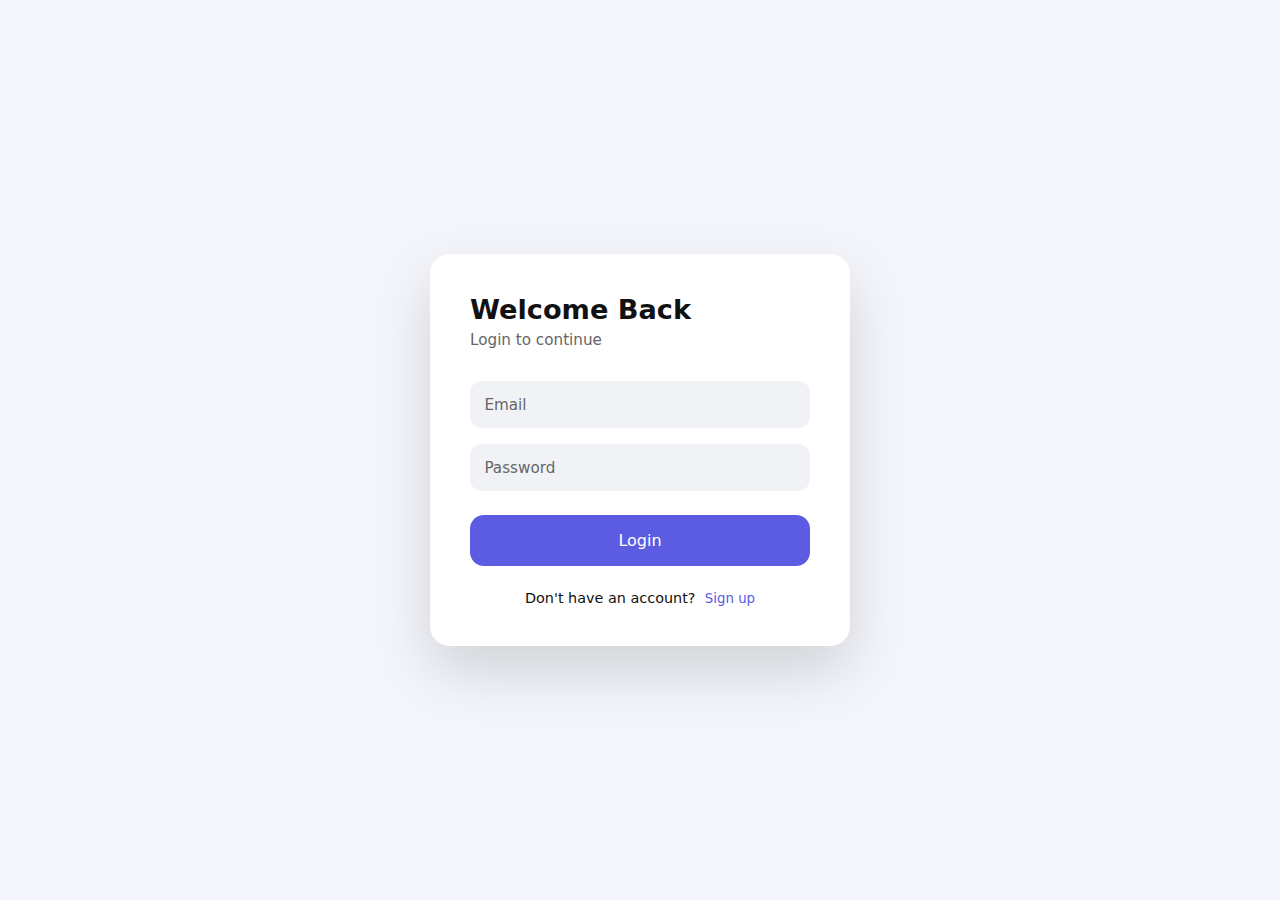
<file: index.html>
<!DOCTYPE html>
<html lang="en">
<head>
  <meta charset="UTF-8" />
  <meta name="viewport" content="width=device-width, initial-scale=1.0"/>
  <title>Today</title>
  <link rel="stylesheet" href="css/style.css" />
</head>
<body>

<div class="container">
  <div class="card">
    <button id="themeToggle" class="theme-toggle">🌙</button>
    <h1>How are you feeling today?</h1>
    <p class="subtitle">Your mood sets the tone for your work</p>

    <div class="mood-grid">
      <button class="mood" data-mood="happy">😊 Happy</button>
      <button class="mood" data-mood="neutral">😐 Neutral</button>
      <button class="mood" data-mood="low">😔 Low</button>
      <button class="mood" data-mood="stressed">😠 Stressed</button>
    </div>

    <button id="continueBtn" class="primary" disabled>
      Continue
    </button>

  </div>
</div>
<script src="js/theme.js"></script>
<script src="js/mood.js"></script>
</body>
</html>
</file>
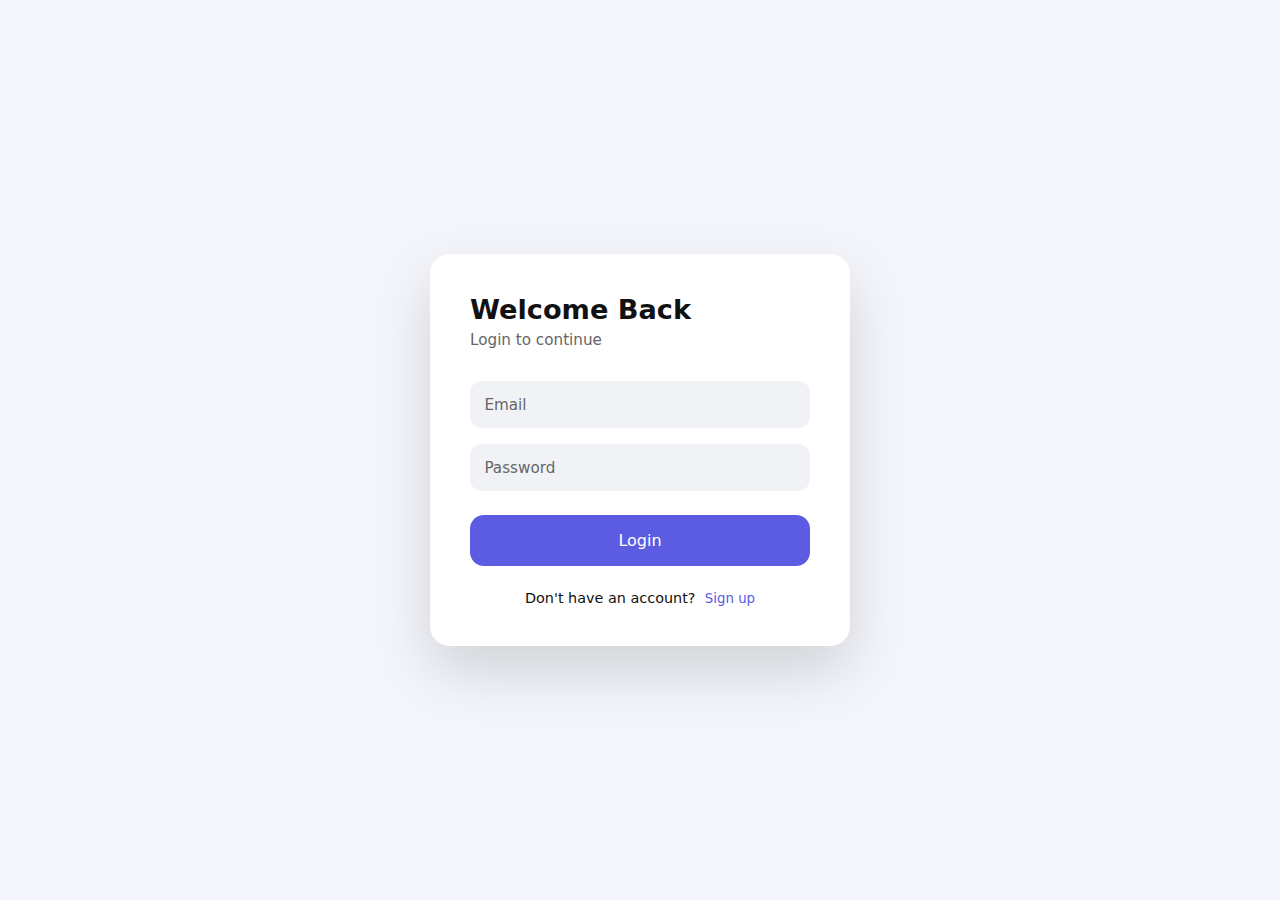
<file: auth.html>
<!DOCTYPE html>
<html lang="en">
<head>
  <meta charset="UTF-8" />
  <meta name="viewport" content="width=device-width, initial-scale=1.0"/>
  <title>Login</title>
  <link rel="stylesheet" href="css/style.css" />
</head>
<body>
<div class="auth-container">
  <div class="auth-card">

    <h1 id="authTitle">Welcome Back</h1>
    <p class="subtitle" id="authSubtitle">Login to continue</p>

    <input type="text" id="nameInput" placeholder="Name (signup only)" />
    <input type="email" id="emailInput" placeholder="Email" />
    <input type="password" id="passwordInput" placeholder="Password" />

    <button id="authBtn" class="primary">Login</button>

    <p class="switch-text">
      <span id="switchText">Don't have an account?</span>
      <button id="switchMode">Sign up</button>
    </p>

  </div>
</div>

<script src="js/auth.js"></script>
<script src="js/theme.js"></script>
</body>
</html>
</file>
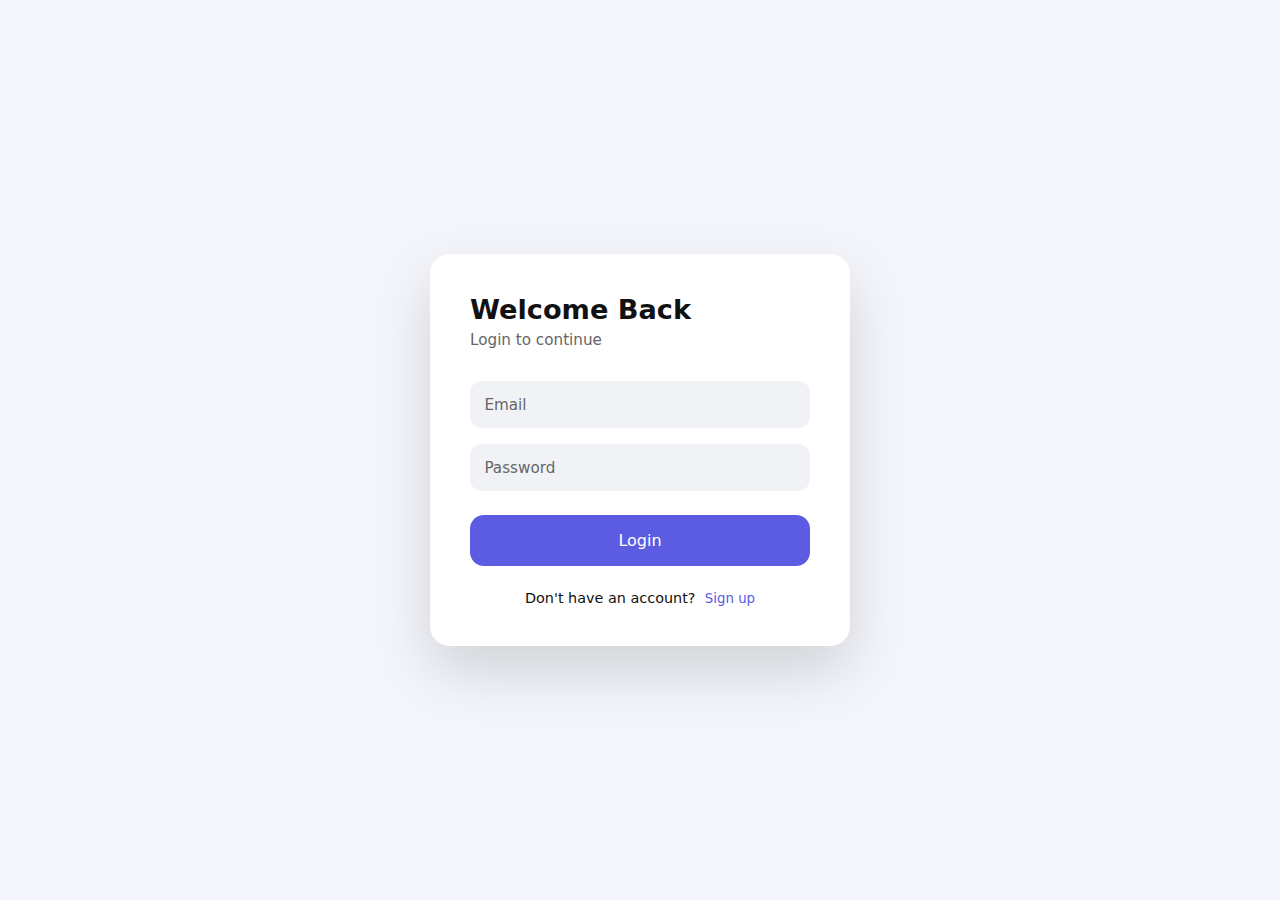
<file: dashboard.html>
<!DOCTYPE html>
<html lang="en">
<head>
  <meta charset="UTF-8"/>
  <meta name="viewport" content="width=device-width, initial-scale=1.0"/>
  <title>Dashboard</title>
  <link rel="stylesheet" href="css/style.css"/>
</head>
<body>

<header class="topbar">
  <h1 id="greeting"></h1>
  <button id="logoutBtn" class="secondary">Logout</button>
</header>

<main class="user-dashboard">

  <section class="dash-card">
    <h3>Today's Mood</h3>
    <p id="todayMood">Not set</p>
  </section>

  <section class="dash-card">
    <h3>Total Focus Sessions</h3>
    <p id="totalSessions">0</p>
  </section>

  <section class="dash-card">
    <h3>Last Session Duration</h3>
    <p id="lastDuration">—</p>
  </section>

  <a href="index.html" class="primary start-btn">
    Start Today
  </a>

</main>

<script src="js/dashboard.js"></script>
<script src="js/theme.js"></script>
</body>
</html>
</file>
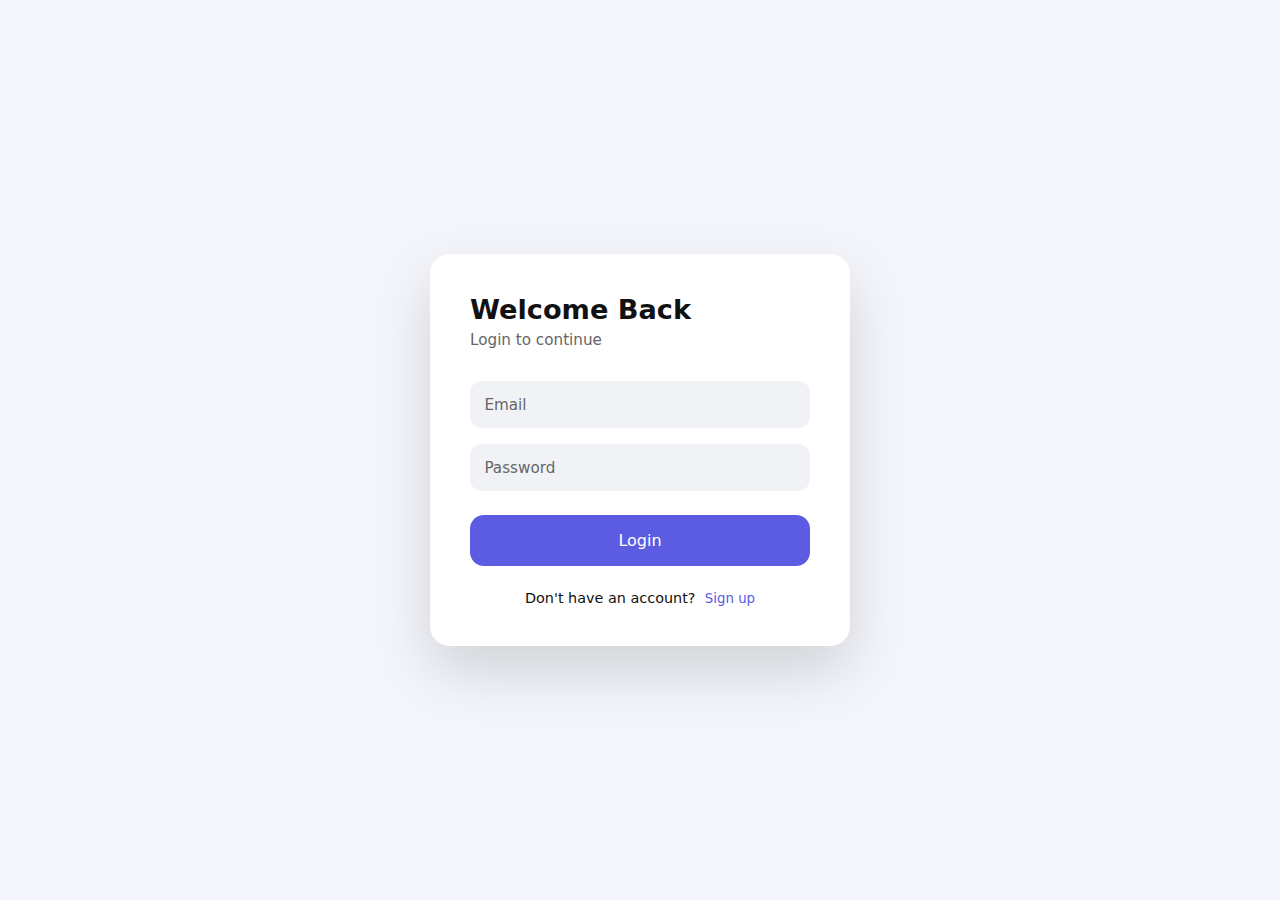
<file: focus.html>
<!DOCTYPE html>
<html lang="en">
<head>
  <meta charset="UTF-8"/>
  <meta name="viewport" content="width=device-width, initial-scale=1.0"/>
  <title>Focus</title>
  <link rel="stylesheet" href="css/style.css"/>
</head>
<body>

<!-- TOP BAR -->
<header class="topbar">
  <h1 id="focusTitle">Focus Mode</h1>
  <button id="themeToggle" class="theme-toggle">🌙</button>
</header>

<!-- FULLSCREEN DASHBOARD -->
<main class="focus-layout">

  <!-- LEFT: TASKS -->
   <section class="panel tasks-panel">
  <h2>Suggested Focus</h2>
  <div id="taskList" class="task-list"></div>

  <h3 class="custom-title">Your Tasks</h3>

  <div class="custom-task-input">
    <input
      type="text"
      id="customTaskInput"
      placeholder="Add a task..."
    />
    <button id="addTaskBtn">Add</button>
  </div>

  <div id="customTaskList" class="task-list custom-list"></div>
</section>

  <!-- CENTER: TIMER HERO -->
  <section class="panel timer-panel">

    <div class="ring" id="progressRing">
      <span id="timeDisplay">25:00</span>
    </div>

    <div class="timer-mode">
      <button id="timerModeBtn" class="mode-btn active">Timer</button>
      <button id="stopwatchModeBtn" class="mode-btn">Stopwatch</button>
    </div>

    <div class="timer-controls">
      <button id="startBtn">Start</button>
      <button id="pauseBtn">Pause</button>
      <button id="resetBtn">Reset</button>
    </div>

  </section>

  <!-- RIGHT: REFLECTION -->
  <section class="panel reflection-panel">
    <h2>Reflection</h2>
    <textarea id="note" placeholder="How did this session feel?"></textarea>
    <button id="saveSession" class="primary">Save Session</button>
  </section>

</main>

<script src="js/focus.js"></script>
<script src="js/theme.js"></script>
</body>
</html>
</file>
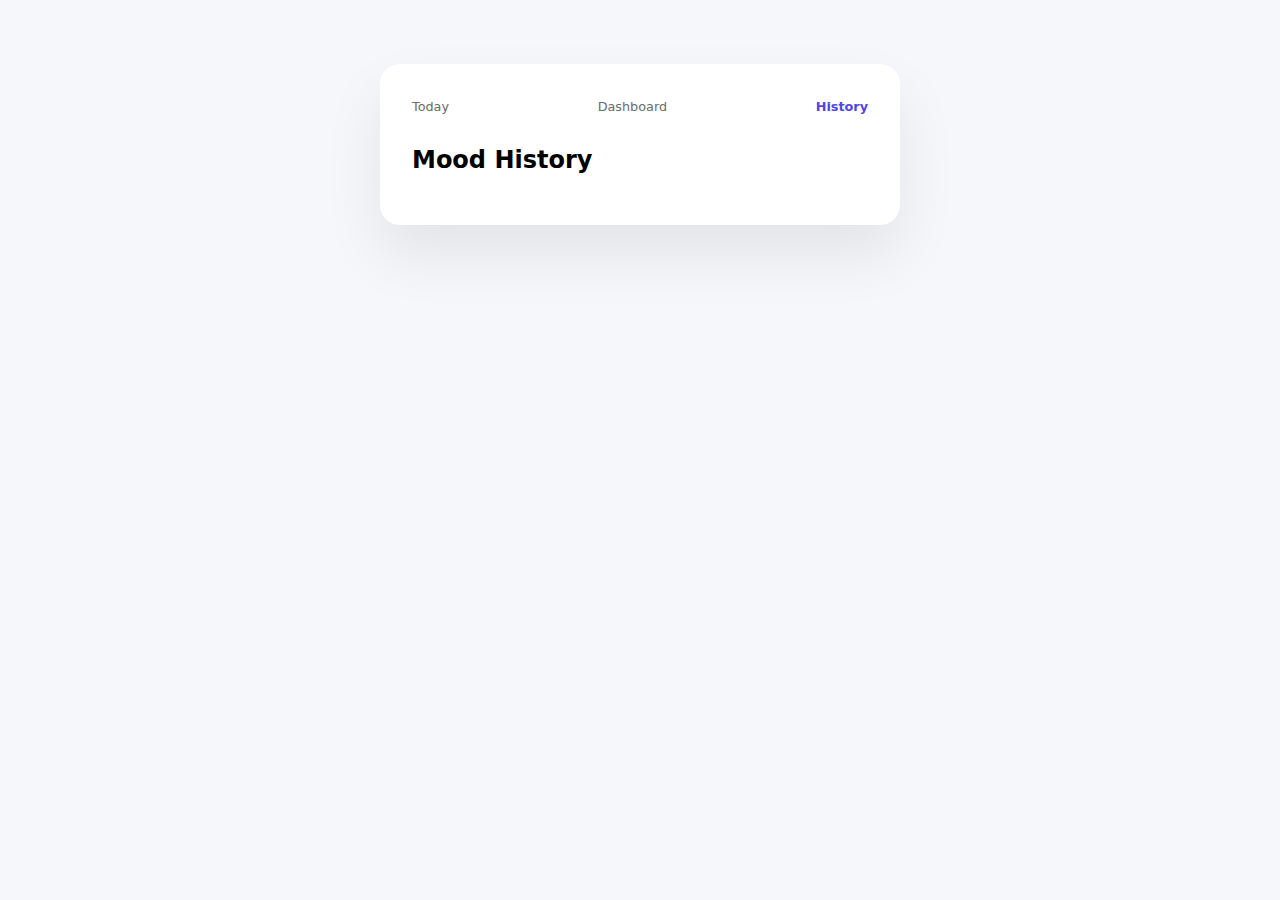
<file: history.html>
<!DOCTYPE html>
<html lang="en">
<head>
  <meta charset="UTF-8" />
  <meta name="viewport" content="width=device-width, initial-scale=1.0" />
  <title>History</title>
  <link rel="stylesheet" href="style.css" />
</head>
<body>

  <main class="app">
    <nav class="nav">
      <a href="index.html">Today</a>
      <a href="dashboard.html">Dashboard</a>
      <a class="active" href="history.html">History</a>
    </nav>

    <h2>Mood History</h2>

    <ul id="historyList" class="history-list"></ul>
  </main>

  <script src="history.js"></script>
</body>
</html>
</file>
<file: css/style.css>
:root {
  --bg: #f4f6fb;
  --card-bg: #ffffff;
  --text-main: #111111;
  --text-sub: #666666;
  --accent: #5b5ce2;
  --muted: #f1f2f6;
}

body.dark {
  --bg: #0f1220;
  --card-bg: #171a2b;
  --text-main: #f1f1f1;
  --text-sub: #a1a1b3;
  --accent: #7c7cff;
  --muted: #232645;
}

* {
  margin: 0;
  padding: 0;
  box-sizing: border-box;
  font-family: system-ui, sans-serif;
}

body {
  background: var(--bg);
}

.container {
  min-height: 100vh;
  display: flex;
  align-items: center;
  justify-content: center;
  padding: 2rem;
}



h1 {
  font-size: 1.7rem;
  margin-bottom: 0.5rem;
}

.subtitle {
  color: var(--text-sub);
  font-size: 0.95rem;
  margin-bottom: 2rem;
}

/* Mood Grid */
.mood-grid {
  display: grid;
  grid-template-columns: repeat(2,1fr);
  gap: 1rem;
  margin-bottom: 2rem;
}

.mood {
  padding: 1rem;
  border-radius: 14px;
  border: none;
  background: var(--muted);
  font-size: 0.95rem;
  cursor: pointer;
}

.mood.active {
  background: var(--accent);
  color: var(--card-bg);
}

/* Sections */
.section {
  margin-bottom: 2rem;
}

.center {
  text-align: center;
}

/* Buttons */
.primary {
  width: 100%;
  padding: 1rem;
  border-radius: 16px;
  border: none;
  background: var(--accent);
  color: var(--card-bg);
  font-size: 1rem;
  cursor: pointer;
}

.primary:disabled {
  opacity: 0.5;
}

.secondary {
  padding: 0.8rem 1.4rem;
  border-radius: 14px;
  border: 2px solid var(--accent);
  background: transparent;
  color: var(--accent);
  cursor: pointer;
}

/* Tasks */
.task-list {
  display: flex;
  flex-direction: column;
  gap: 0.75rem;
}

.task-list div {
  background: #f7f8fc;
  padding: 0.9rem 1rem;
  line-height: 1.4;
  border-radius: 12px;
  font-size: 0.9rem;
}

/* Timer */
.timer {
  font-size: 2.2rem;
  font-weight: 600;
  margin-bottom: 1rem;
}

/* Textarea */
textarea {
  width: 100%;
  min-height: 90px;
  padding: 0.8rem;
  border-radius: 12px;
  border: 1px solid #ddd;
}

/* Dashboard */
.score-box {
  text-align: center;
  margin: 2rem 0;
}

.score-box span {
  font-size: 3rem;
  font-weight: 700;
  color: var(--accent);
}

.summary-text {
  text-align: center;
  color: #555;
  margin-bottom: 1.5rem;
}

.link-btn {
  display: block;
  text-align: center;
  text-decoration: none;
  color: var(--accent);
  font-weight: 500;
}

h1, h3, p, span {
  color: var(--text-main);
}
.theme-toggle {
  position: absolute;
  top: 1.2rem;
  right: 1.2rem;
  border: none;
  background: var(--muted);
  color: var(--text-main);
  padding: 0.5rem 0.7rem;
  border-radius: 50%;
  cursor: pointer;
  font-size: 0.9rem;
}

/* Timer / Stopwatch */

.timer-mode {
  display: flex;
  justify-content: center;
  gap: 0.8rem;
  margin-bottom: 1.2rem;
}

.mode-btn {
  padding: 0.4rem 0.9rem;
  border-radius: 10px;
  border: 1.5px solid var(--accent);
  background: transparent;
  color: var(--accent);
  font-size: 0.85rem;
  cursor: pointer;
}

.mode-btn.active {
  background: var(--accent);
  color: #fff;
}

.timer-controls {
  display: flex;
  justify-content: center;
  gap: 0.8rem;
  margin-top: 1rem;
}

/* ===== TIMER HERO ===== */

.timer-hero {
  display: flex;
  flex-direction: column;
  align-items: center;
  margin: 2.5rem 0 3rem;
}

/* Circular Ring */
.ring {
  width: 180px;
  height: 180px;
  border-radius: 50%;
  background: conic-gradient(
    var(--accent) 0deg,
    rgba(255,255,255,0.15) 0deg
  );
  display: flex;
  align-items: center;
  justify-content: center;
  margin-bottom: 1.6rem;
  position: relative;
}

/* Inner circle */
.ring::before {
  content: "";
  width: 140px;
  height: 140px;
  background: var(--card-bg);
  border-radius: 50%;
  position: absolute;
}

/* Time text */
#timeDisplay {
  position: relative;
  font-size: 2.2rem;
  font-weight: 700;
  color: var(--accent); /* FIXES DARK MODE */
}

/* Mode switch */
.timer-mode {
  display: flex;
  gap: 0.8rem;
  margin-bottom: 1.2rem;
}

.mode-btn {
  padding: 0.4rem 1rem;
  border-radius: 999px;
  border: 1.5px solid var(--accent);
  background: transparent;
  color: var(--accent);
  font-size: 0.85rem;
  cursor: pointer;
}

.mode-btn.active {
  background: var(--accent);
  color: #fff;
}

/* Controls */
.timer-controls {
  display: flex;
  gap: 0.8rem;
}
/* ===== FULL SCREEN RESET ===== */
body {
  margin: 0;
  background: var(--bg);
  height: 100vh;
  overflow: hidden;
  font-family: system-ui, sans-serif;
}

/* ===== TOP BAR ===== */
.topbar {
  height: 64px;
  padding: 0 1.5rem;
  display: flex;
  align-items: center;
  justify-content: space-between;
  background: var(--card-bg);
  border-bottom: 1px solid rgba(255,255,255,0.08);
}

.topbar h1 {
  font-size: 1.2rem;
  color: var(--text-main);
}

/* ===== MAIN LAYOUT ===== */
.focus-layout {
  display: grid;
  grid-template-columns: 1fr 1.4fr 1fr;
  height: calc(100vh - 64px);
}

/* ===== PANELS ===== */
.panel {
  padding: 2rem;
  overflow-y: auto;
}

/* LEFT PANEL */
.tasks-panel {
  border-right: 1px solid rgba(255,255,255,0.08);
}

.tasks-panel h2 {
  margin-bottom: 1.2rem;
}

/* TASKS */
.task-list {
  display: flex;
  flex-direction: column;
  gap: 0.8rem;
}

.task-list div {
  padding: 0.9rem 1rem;
  background: var(--muted);
  border-radius: 12px;
  font-size: 0.9rem;
}

/* CENTER TIMER PANEL */
.timer-panel {
  display: flex;
  flex-direction: column;
  align-items: center;
  justify-content: center;
}

/* TIMER RING */
.ring {
  width: 220px;
  height: 220px;
  border-radius: 50%;
  background: conic-gradient(
    var(--accent) 0deg,
    rgba(255,255,255,0.12) 0deg
  );
  display: flex;
  align-items: center;
  justify-content: center;
  margin-bottom: 2rem;
  position: relative;
}

.ring::before {
  content: "";
  width: 170px;
  height: 170px;
  background: var(--card-bg);
  border-radius: 50%;
  position: absolute;
}

#timeDisplay {
  position: relative;
  font-size: 2.6rem;
  font-weight: 700;
  color: var(--accent);
}

/* TIMER CONTROLS */
.timer-mode {
  display: flex;
  gap: 0.8rem;
  margin-bottom: 1rem;
}

.mode-btn {
  padding: 0.4rem 1rem;
  border-radius: 999px;
  border: 1.5px solid var(--accent);
  background: transparent;
  color: var(--accent);
  cursor: pointer;
}

.mode-btn.active {
  background: var(--accent);
  color: #fff;
}

.timer-controls {
  display: flex;
  gap: 1rem;
}

.timer-controls button {
  padding: 0.6rem 1.4rem;
  border-radius: 14px;
  border: none;
  background: var(--accent);
  color: #fff;
  cursor: pointer;
}

/* RIGHT PANEL */
.reflection-panel {
  border-left: 1px solid rgba(255,255,255,0.08);
}

.reflection-panel h2 {
  margin-bottom: 1rem;
}

.reflection-panel textarea {
  width: 100%;
  min-height: 160px;
  padding: 0.9rem;
  border-radius: 12px;
  border: none;
  background: var(--muted);
  color: var(--text-main);
  margin-bottom: 1.5rem;
}

.primary {
  width: 100%;
  padding: 0.9rem;
  border-radius: 14px;
  border: none;
  background: var(--accent);
  color: #fff;
  cursor: pointer;
}
/* ===== MANUAL TASKS ===== */

.custom-title {
  margin: 1.5rem 0 0.6rem;
  font-size: 0.95rem;
  color: var(--text-sub);
}

.custom-task-input {
  display: flex;
  gap: 0.5rem;
  margin-bottom: 1rem;
}

.custom-task-input input {
  flex: 1;
  padding: 0.6rem 0.7rem;
  border-radius: 10px;
  border: none;
  background: var(--muted);
  color: var(--text-main);
  font-size: 0.85rem;
}

.custom-task-input input::placeholder {
  color: var(--text-sub);
}

.custom-task-input button {
  padding: 0.6rem 1rem;
  border-radius: 10px;
  border: none;
  background: var(--accent);
  color: #fff;
  cursor: pointer;
  font-size: 0.85rem;
}

/* Custom task list style tweak */
.custom-list div {
  display: flex;
  justify-content: space-between;
  align-items: center;
}

.custom-list button {
  background: transparent;
  border: none;
  color: var(--text-sub);
  cursor: pointer;
  font-size: 0.85rem;
}
/* ================= AUTH PAGE ================= */

.auth-container {
  min-height: 100vh;
  display: flex;
  align-items: center;
  justify-content: center;
  background: var(--bg);
  padding: 2rem;
}

.auth-card {
  width: 100%;
  max-width: 420px;
  background: var(--card-bg);
  padding: 2.5rem;
  border-radius: 20px;
  box-shadow: 0 25px 60px rgba(0, 0, 0, 0.15);
}

.auth-card h1 {
  font-size: 1.7rem;
  margin-bottom: 0.4rem;
  color: var(--text-main);
}

.auth-card .subtitle {
  margin-bottom: 2rem;
  color: var(--text-sub);
  font-size: 0.95rem;
}

/* Inputs */
.auth-card input {
  width: 100%;
  padding: 0.9rem;
  border-radius: 12px;
  border: none;
  background: var(--muted);
  color: var(--text-main);
  font-size: 0.95rem;
  margin-bottom: 1rem;
}

.auth-card input::placeholder {
  color: var(--text-sub);
}

/* Button */
.auth-card .primary {
  width: 100%;
  padding: 1rem;
  border-radius: 14px;
  border: none;
  background: var(--accent);
  color: #fff;
  font-size: 1rem;
  cursor: pointer;
  margin-top: 0.5rem;
}

/* Switch login/signup */
.switch-text {
  margin-top: 1.5rem;
  text-align: center;
  font-size: 0.9rem;
  color: var(--text-sub);
}

.switch-text button {
  background: none;
  border: none;
  color: var(--accent);
  font-weight: 500;
  cursor: pointer;
  margin-left: 0.3rem;
}
</file>
<file: style.css>
:root {
  --accent: #4f46e5;
  --accent-soft: #eef2ff;
}


* {
  margin: 0;
  padding: 0;
  box-sizing: border-box;
  font-family: system-ui, sans-serif;
}
body {
  background: #f5f7fb;
  min-height: 100vh;
  display: flex;
  justify-content: center;
  align-items: flex-start;
  padding: 4rem 1rem;
}



.app {
  background: #ffffff;
  width: 100%;
  max-width: 520px;
  padding: 2.2rem 2rem;
  border-radius: 20px;
  box-shadow: 0 30px 60px rgba(0,0,0,0.08);
}
.nav {
  display: flex;
  justify-content: space-between;
  margin-bottom: 2rem;
}

.nav a {
  text-decoration: none;
  font-size: 0.8rem;
  color: #6b6b6b;
  font-weight: 500;
}

.nav .active {
  color: var(--accent);
  font-weight: 600;
}
.header {
  text-align: center;
  margin-bottom: 2.2rem;
}

.header h1 {
  font-size: 1.6rem;
  margin-bottom: 0.6rem;
}

.header p {
  font-size: 0.9rem;
  color: #666;
}
.mood-container {
  display: grid;
  grid-template-columns: repeat(2, 1fr);
  gap: 1rem;
  margin-bottom: 1.6rem;
}

.mood-card {
  padding: 0.9rem;
  background: #f1f3f8;
  border-radius: 14px;
  text-align: center;
  cursor: pointer;
  font-size: 0.9rem;
  transition: all 0.25s ease;
}

.mood-card:hover {
  transform: translateY(-2px);
}

.mood-card.active {
  background: var(--accent);
  color: #ffffff;
}

.suggestions {
  background: #f9fafc;
  padding: 1.2rem;
  border-radius: 14px;
  margin-bottom: 2rem;
}

.suggestions h3 {
  font-size: 0.95rem;
  margin-bottom: 0.8rem;
}

.suggestions li {
  background: #ffffff;
  padding: 0.65rem 0.8rem;
  border-radius: 10px;
  margin-bottom: 0.5rem;
  font-size: 0.85rem;
}
button {
  width: 100%;
  padding: 0.9rem;
  background: var(--accent);
  color: #ffffff;
  border: none;
  border-radius: 14px;
  cursor: pointer;
  font-size: 0.9rem;
  font-weight: 500;
}

.score {
  margin-top: 1.5rem;
  background: var(--accent-soft);
  padding: 1rem;
  border-radius: 12px;
  text-align: center;
}

#scoreValue {
  font-size: 2rem;
  font-weight: bold;
  color: var(--accent);
}

.insights {
  margin-top: 1.5rem;
  background: #f8fafc;
  padding: 1rem;
  border-radius: 12px;
}

.history-list {
  list-style: none;
  margin-top: 1rem;
}

.history-list li {
  background: #fff;
  padding: 0.8rem;
  border-radius: 10px;
  display: flex;
  justify-content: space-between;
  margin-bottom: 0.5rem;
}
#selectedMoodText {
  text-align: center;
  font-size: 0.9rem;
  margin-bottom: 1.4rem;
  color: #333;
}
/* ===== Micro Animations ===== */

@keyframes fadeUp {
  from {
    opacity: 0;
    transform: translateY(12px);
  }
  to {
    opacity: 1;
    transform: translateY(0);
  }
}

.fade-up {
  animation: fadeUp 0.45s ease forwards;
}

/* Stagger animation for list items */
.suggestions li,
.history-list li {
  animation: fadeUp 0.35s ease forwards;
}

/* Button hover feedback */
button:hover {
  transform: translateY(-2px);
  box-shadow: 0 8px 20px rgba(79,70,229,0.25);
  transition: all 0.25s ease;
}

/* Mood card click feel */
.mood-card {
  transition: all 0.25s ease;
}
.empty-state {
  text-align: center;
  font-size: 1.4rem;
  color: #999;
  padding: 1.5rem 0;
  animation: fadeUp 0.4s ease;
}

.empty-state p {
  font-size: 0.85rem;
  margin-top: 0.4rem;
  color: #777;
}
</file>
